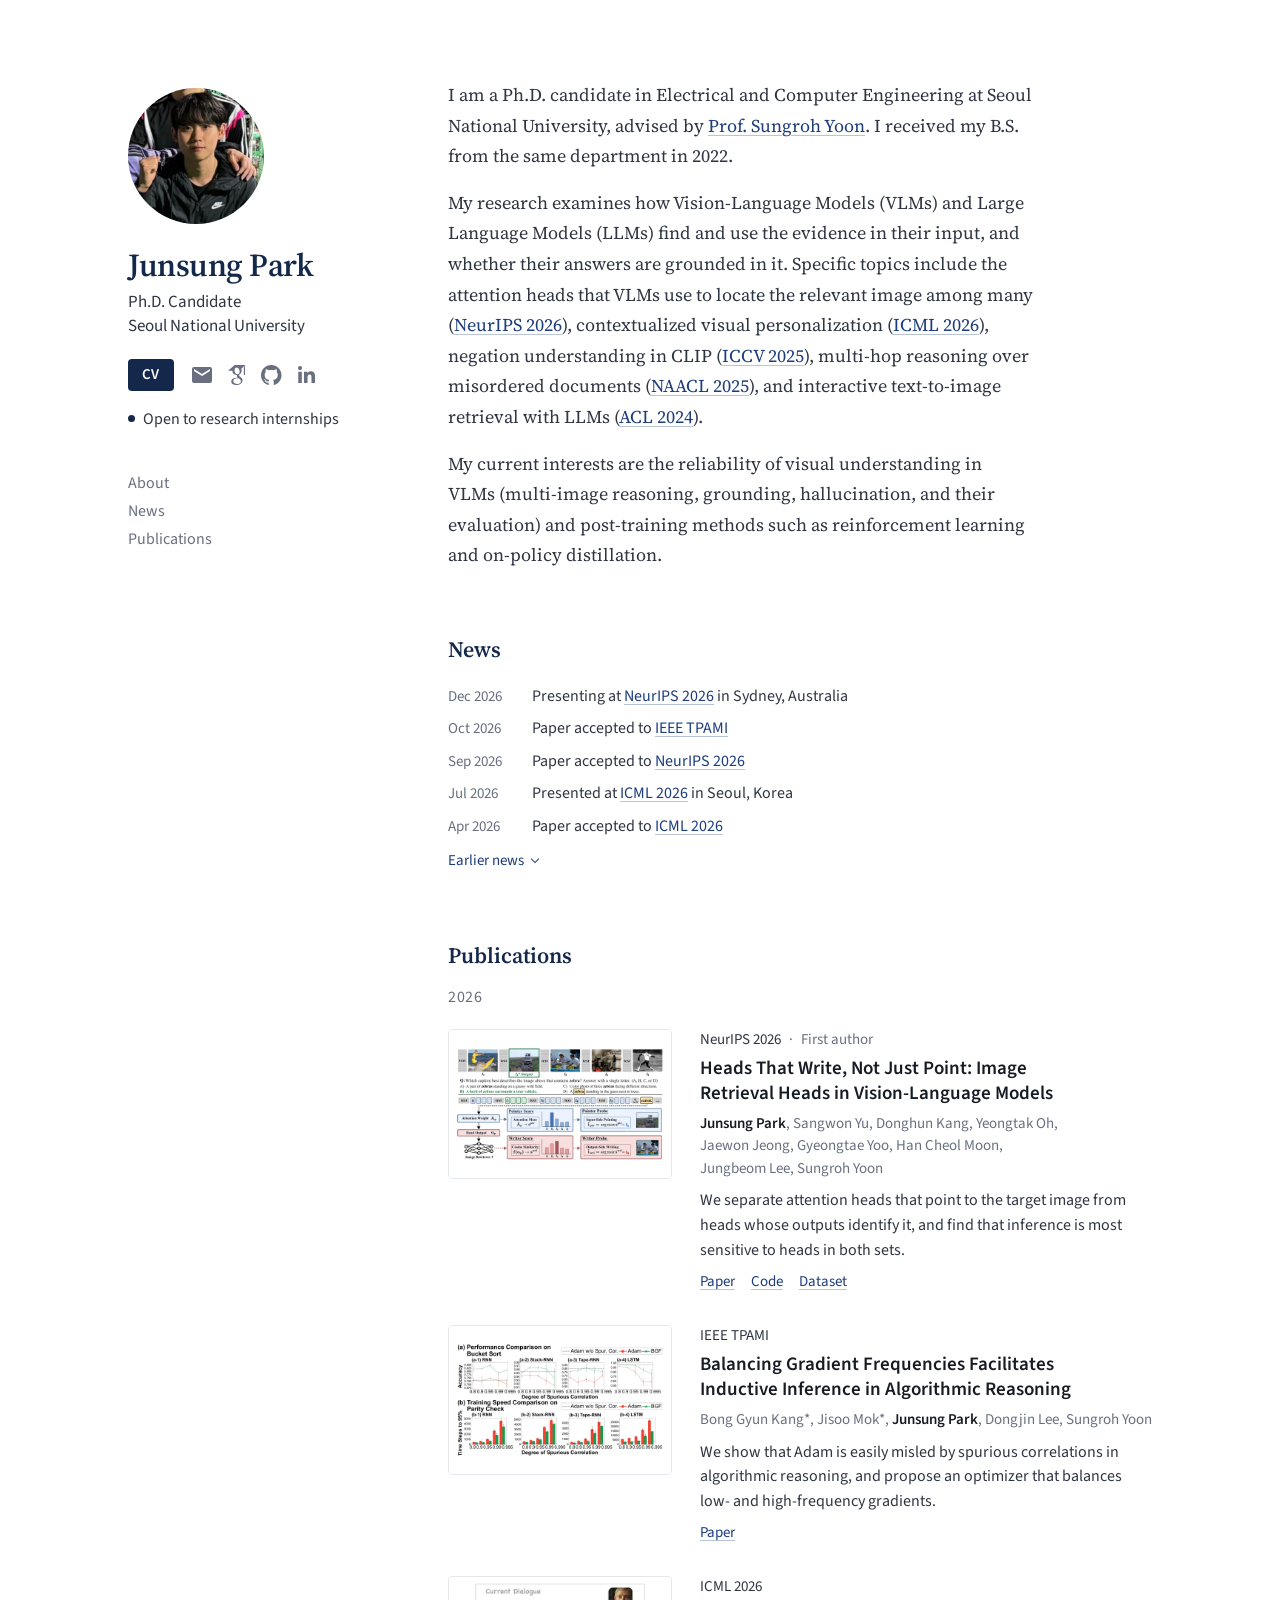
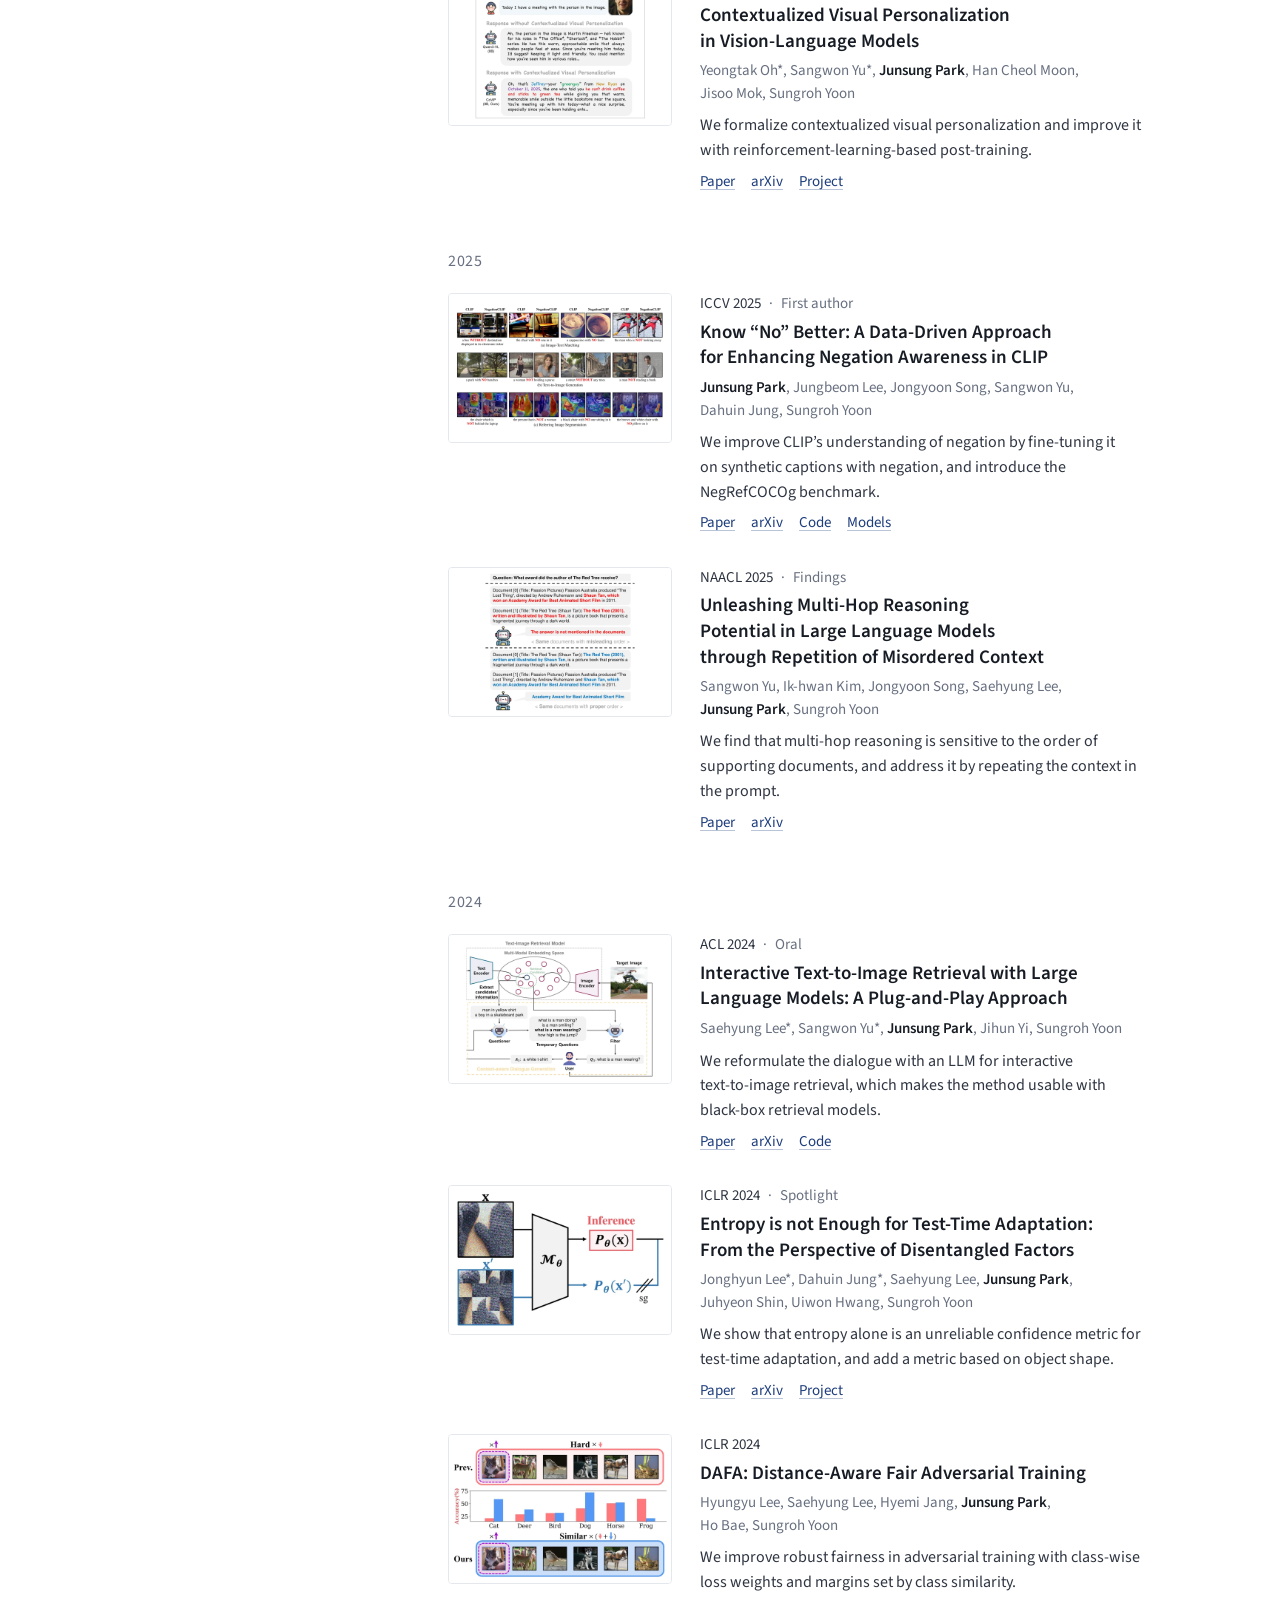
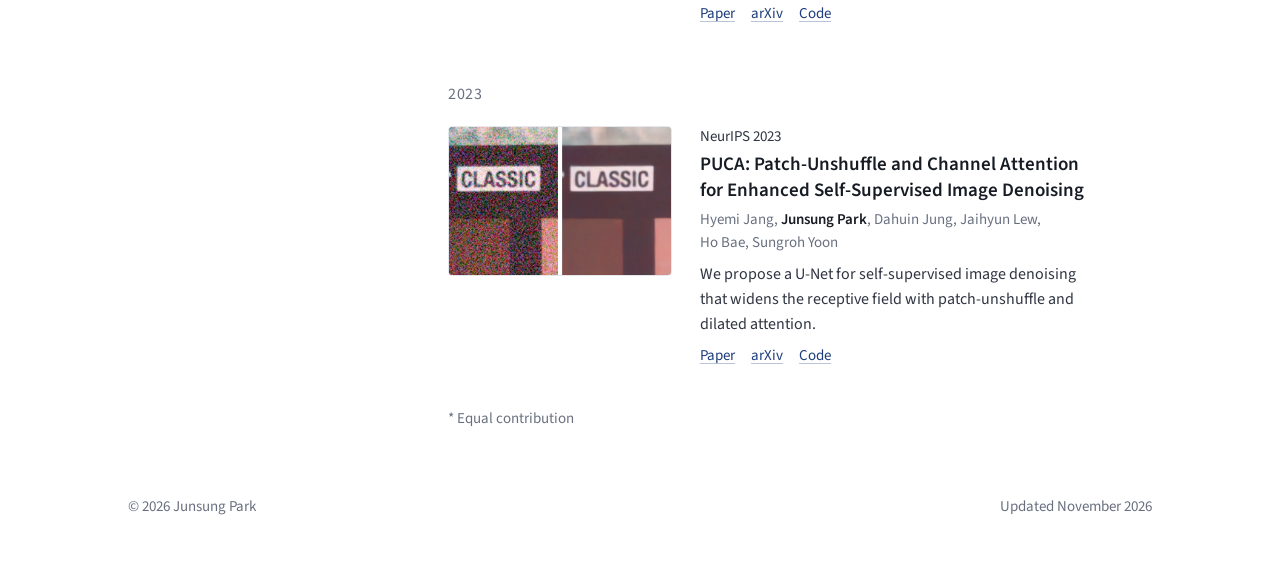
<file: index.html>
<!doctype html>
<html lang="en">
<head>
  <meta charset="utf-8">
  <meta name="viewport" content="width=device-width, initial-scale=1">
  <title>Junsung Park</title>
  <meta name="description" content="Junsung Park is an AI researcher and a Ph.D. candidate in Electrical and Computer Engineering at Seoul National University, working on Vision-Language Models and Large Language Models.">
  <meta name="author" content="Junsung Park">
  <link rel="canonical" href="https://parkquasar.github.io/">
  <meta property="og:type" content="profile">
  <meta property="og:title" content="Junsung Park">
  <meta property="og:description" content="AI researcher and Ph.D. candidate at Seoul National University. Research on Vision-Language Models and Large Language Models.">
  <meta property="og:url" content="https://parkquasar.github.io/">
  <meta property="og:image" content="https://parkquasar.github.io/assets/img/og-card.png?v=b66c181b">
  <meta property="og:image:width" content="1200">
  <meta property="og:image:height" content="630">
  <meta property="og:image:alt" content="Junsung Park, Ph.D. candidate at Seoul National University">
  <meta name="twitter:card" content="summary_large_image">
  <meta name="theme-color" content="#ffffff">
  <link rel="icon" href="favicon.svg?v=b9212a78" type="image/svg+xml">
  <link rel="preload" href="assets/fonts/source-sans-3-latin-wght-normal.woff2" as="font" type="font/woff2" crossorigin>
  <link rel="preload" href="assets/fonts/source-serif-4-latin-opsz-normal.woff2" as="font" type="font/woff2" crossorigin>
  <link rel="stylesheet" href="assets/style.css?v=6062eaad">
  <script type="application/ld+json">
  {
    "@context": "https://schema.org",
    "@type": "Person",
    "name": "Junsung Park",
    "url": "https://parkquasar.github.io/",
    "jobTitle": "Ph.D. Candidate",
    "affiliation": { "@type": "CollegeOrUniversity", "name": "Seoul National University" },
    "sameAs": [
      "https://scholar.google.com/citations?user=PTo1stcAAAAJ",
      "https://github.com/parkquasar",
      "https://www.linkedin.com/in/junsung-park-a59752308/",
      "https://huggingface.co/jerryray",
      "https://openreview.net/profile?id=~Junsung_Park1",
      "https://dblp.org/pid/01/791-1",
      "https://orcid.org/0009-0000-6612-0441",
      "https://www.semanticscholar.org/author/Junsung-Park/2258881923"
    ]
  }
  </script>
</head>
<body id="top">

<div class="wrap page">

  <!-- ===== Profile ===================================================== -->
  <header class="profile" id="about">
    <img class="avatar" src="assets/img/profile.webp?v=77d9572a" width="400" height="400" alt="Portrait of Junsung Park">
    <div class="ident">
      <h1>Junsung Park</h1>
      <p class="role">Ph.D. Candidate</p>
      <p class="dept">Seoul National University</p>
    </div>
    <div class="reach">
      <a class="cv" href="Junsung_Park_CV.pdf?v=1fea61ca">CV</a>
      <ul class="social">
          <li><a class="s-mail" href="mailto:jerryray@snu.ac.kr" aria-label="Email" title="jerryray@snu.ac.kr"><svg viewBox="2 4 20 16" aria-hidden="true"><path fill-rule="evenodd" d="M4 4h16a2 2 0 0 1 2 2v12a2 2 0 0 1-2 2H4a2 2 0 0 1-2-2V6a2 2 0 0 1 2-2zm8 9 8-5V6l-8 5-8-5v2z"/></svg></a></li>
          <li><a class="s-scholar" href="https://scholar.google.com/citations?user=PTo1stcAAAAJ" rel="me" aria-label="Google Scholar" title="Google Scholar"><svg viewBox="20.5 64 343 384.1" aria-hidden="true"><path d="M 343.8,106.7 V 79.4 L 363.5,64 H 149.6 L 20.5,176.3 h 85.7 c -0.2,2.1 -0.2,4 -0.2,6.2 0,20.8 7.2,38.1 21.7,51.9 14.5,13.8 32.3,20.6 53.3,20.6 4.9,0 9.8,-0.4 14.4,-1 -2.9,6.5 -4.4,12.5 -4.4,18.1 0,9.9 4.5,20.4 13.5,31.6 -39.2,2.7 -68.1,9.7 -86.4,21.2 -10.5,6.5 -19,14.7 -25.4,24.5 -6.4,9.9 -9.6,20.5 -9.6,32 0,9.6 2.1,18.3 6.2,26.1 4.2,7.7 9.6,14.1 16.3,19 6.7,5 14.5,9.1 23.2,12.5 8.7,3.3 17.4,5.7 26.1,7.1 8.6,1.3 17.2,2 25.7,2 13.5,0 27,-1.7 40.5,-5.2 13.6,-3.5 26.3,-8.6 38.2,-15.5 11.9,-6.8 21.5,-16.1 28.9,-27.7 7.4,-11.7 11.1,-24.8 11.1,-39.3 0,-11 -2.2,-21 -6.8,-30.1 -4.5,-9.1 -9.9,-16.5 -16.5,-22.3 -6.5,-5.8 -13,-11.2 -19.5,-16 -6.5,-4.8 -12,-9.8 -16.5,-14.8 -4.5,-5 -6.7,-10.1 -6.7,-15 0,-4.9 1.7,-9.7 5.2,-14.3 3.5,-4.6 7.7,-9 12.6,-13.3 4.9,-4.2 9.9,-9 14.8,-14.1 4.9,-5.1 9.1,-11.8 12.6,-20 3.5,-8.2 5.2,-17.4 5.2,-27.8 0,-13.5 -2.5,-24.5 -7.5,-33.3 -0.6,-1 -1.2,-1.8 -1.9,-3 l 56.9,-46.7 v 17.1 c -7.4,0.9 -6.6,5.3 -6.6,10.6 v 128.7 c 0,6 4.9,10.8 10.8,10.8 h 4 c 6,0 10.8,-4.9 10.8,-10.8 V 117.3 c 0,-5.3 0.8,-9.7 -6.6,-10.6 z M 236.4,329.1 c 1.1,0.8 3.7,2.8 7.7,6 4,3.2 6.8,5.7 8.3,7.4 1.4,1.7 3.6,4.2 6.4,7.5 2.8,3.4 4.7,6.3 5.7,8.7 1,2.5 2,5.5 3,8.9 1,3.4 1.5,7 1.5,10.6 0,17 -6.6,29.7 -19.7,37.9 -13.1,8.2 -28.8,12.3 -46.9,12.3 -9.2,0 -18.2,-1.1 -27.1,-3.2 -8.8,-2.1 -17.3,-5.3 -25.4,-9.6 -8.1,-4.3 -14.6,-10.2 -19.5,-17.8 -4.9,-7.6 -7.4,-16.4 -7.4,-26.2 0,-10.3 2.8,-19.3 8.4,-26.9 5.6,-7.6 12.9,-13.4 22,-17.3 9.1,-3.9 18.2,-6.7 27.6,-8.4 9.3,-1.7 18.8,-2.6 28.4,-2.6 4.5,0 7.9,0.3 10.4,0.7 0.5,0.2 3,2.1 7.7,5.6 4.7,3.5 7.6,5.6 8.8,6.4 z m -3.4,-100.6 c -7.4,8.9 -17.7,13.3 -31,13.3 -11.9,0 -22.3,-4.8 -31.3,-14.3 -9,-9.5 -15.4,-20.3 -19.3,-32.4 -3.9,-12.1 -5.9,-24 -5.9,-35.6 0,-13.7 3.6,-25.4 10.8,-35 7.2,-9.6 17.5,-14.5 30.9,-14.5 11.9,0 22.4,5 31.4,15.2 9.1,10.1 15.6,21.4 19.5,34 3.9,12.5 5.9,24.5 5.9,36 0,13.4 -3.7,24.6 -11.1,33.5 z"/></svg></a></li>
          <li><a class="s-github" href="https://github.com/parkquasar" rel="me" aria-label="GitHub" title="GitHub"><svg viewBox="0 0.3 24 23.41" aria-hidden="true"><path d="M12 .297c-6.63 0-12 5.373-12 12 0 5.303 3.438 9.8 8.205 11.385.6.113.82-.258.82-.577 0-.285-.01-1.04-.015-2.04-3.338.724-4.042-1.61-4.042-1.61C4.422 18.07 3.633 17.7 3.633 17.7c-1.087-.744.084-.729.084-.729 1.205.084 1.838 1.236 1.838 1.236 1.07 1.835 2.809 1.305 3.495.998.108-.776.417-1.305.76-1.605-2.665-.3-5.466-1.332-5.466-5.93 0-1.31.465-2.38 1.235-3.22-.135-.303-.54-1.523.105-3.176 0 0 1.005-.322 3.3 1.23.96-.267 1.98-.399 3-.405 1.02.006 2.04.138 3 .405 2.28-1.552 3.285-1.23 3.285-1.23.645 1.653.24 2.873.12 3.176.765.84 1.23 1.91 1.23 3.22 0 4.61-2.805 5.625-5.475 5.92.42.36.81 1.096.81 2.22 0 1.606-.015 2.896-.015 3.286 0 .315.21.69.825.57C20.565 22.092 24 17.592 24 12.297c0-6.627-5.373-12-12-12"/></svg></a></li>
          <li><a class="s-linkedin" href="https://www.linkedin.com/in/junsung-park-a59752308/" rel="me" aria-label="LinkedIn" title="LinkedIn"><svg viewBox="0 0 448 448" aria-hidden="true"><path d="M100.28 448H7.4V148.9h92.88zM53.79 108.1C24.09 108.1 0 83.5 0 53.8a53.79 53.79 0 0 1 107.58 0c0 29.7-24.1 54.3-53.79 54.3zM447.9 448h-92.68V302.4c0-34.7-.7-79.2-48.29-79.2-48.29 0-55.69 37.7-55.69 76.7V448h-92.78V148.9h89.08v40.8h1.3c12.4-23.5 42.69-48.3 87.88-48.3 94 0 111.28 61.9 111.28 142.3V448z"/></svg></a></li>
      </ul>
    </div>
    <p class="status">Open to research internships</p>
    <nav class="toc" aria-label="Sections">
      <a href="#top">About</a>
      <a href="#news">News</a>
      <a href="#publications">Publications</a>
    </nav>
  </header>

  <main>

    <!-- ===== Introduction ============================================== -->
    <section class="sect intro" aria-labelledby="h-about">
      <h2 class="label" id="h-about">About</h2>
      <div class="body bio">
          <p>I am a Ph.D. candidate in Electrical and Computer Engineering at Seoul National University, advised by <a class="nb" href="https://data.snu.ac.kr/">Prof. Sungroh Yoon</a>. I received my B.S. from the same department in 2022.</p>
          <p>My research examines how <span class="nb">Vision-Language</span> Models (VLMs) and Large Language Models (LLMs) find and use the evidence in their input, and whether their answers are grounded in it. Specific topics include the attention heads that VLMs use to locate the relevant image among many <span class="nb">(<a href="#neurips2026">NeurIPS 2026</a>)</span>, contextualized visual personalization <span class="nb">(<a href="#icml2026">ICML 2026</a>)</span>, negation understanding in CLIP <span class="nb">(<a href="#iccv2025">ICCV 2025</a>)</span>, <span class="nb">multi-hop</span> reasoning over misordered documents <span class="nb">(<a href="#naacl2025">NAACL 2025</a>)</span>, and interactive <span class="nb">text-to-image</span> retrieval with <span class="nb">LLMs (<a href="#acl2024">ACL 2024</a>)</span>.</p>
          <p>My current interests are the reliability of visual understanding in VLMs (<span class="nb">multi-image</span> reasoning, grounding, hallucination, and their evaluation) and <span class="nb">post-training</span> methods such as reinforcement learning and <span class="nb">on-policy distillation</span>.</p>
        </div>
    </section>

    <!-- ===== News ====================================================== -->
    <section class="sect" id="news" aria-labelledby="h-news">
      <h2 class="label" id="h-news">News</h2>
      <div class="body">
        <!-- Newest first; the five most recent are shown, the rest sit under "Earlier news".
             When adding an item, move the fifth one down into the second list.
             Venue names use &nbsp; so they stay on one line. -->
        <ul class="news">
            <li><time datetime="2026-12">Dec 2026</time><span>Presenting at <a href="#neurips2026">NeurIPS&nbsp;2026</a> in <span class="nb">Sydney, Australia</span></span></li>
            <li><time datetime="2026-10">Oct 2026</time><span>Paper accepted to <a href="#tpami2026">IEEE&nbsp;TPAMI</a></span></li>
            <li><time datetime="2026-09">Sep 2026</time><span>Paper accepted to <a href="#neurips2026">NeurIPS&nbsp;2026</a></span></li>
            <li><time datetime="2026-07">Jul 2026</time><span>Presented at <a href="#icml2026">ICML&nbsp;2026</a> in <span class="nb">Seoul, Korea</span></span></li>
            <li><time datetime="2026-04">Apr 2026</time><span>Paper accepted to <a href="#icml2026">ICML&nbsp;2026</a></span></li>
        </ul>
        <details class="more">
          <summary>Earlier news</summary>
          <ul class="news">
              <li><time datetime="2025-10">Oct 2025</time><span>Presented at <a href="#iccv2025">ICCV&nbsp;2025</a> in <span class="nb">Honolulu, Hawaii</span></span></li>
              <li><time datetime="2025-06">Jun 2025</time><span>Paper accepted to <a href="#iccv2025">ICCV&nbsp;2025</a></span></li>
              <li><time datetime="2025-01">Jan 2025</time><span>Paper accepted to <span class="nb"><a href="#naacl2025">NAACL&nbsp;2025</a> Findings</span></span></li>
              <li><time datetime="2024-05">May 2024</time><span>Paper accepted to <a href="#acl2024">ACL&nbsp;2024</a> <span class="nb">as an oral</span></span></li>
              <li><time datetime="2024-05">May 2024</time><span>Presented at <a href="#iclr2024">ICLR&nbsp;2024</a> in <span class="nb">Vienna, Austria</span></span></li>
              <li><time datetime="2024-01">Jan 2024</time><span>Two papers accepted to <a href="#iclr2024">ICLR&nbsp;2024</a>, one as a&nbsp;spotlight</span></li>
              <li><time datetime="2023-09">Sep 2023</time><span>Paper accepted to <a href="#neurips2023">NeurIPS&nbsp;2023</a></span></li>
          </ul>
        </details>
      </div>
    </section>

    <!-- ===== Publications ============================================== -->
    <!-- One article.pub per paper, newest first. Mark first authorship with the "First author" tag.
         Each id is also used by links in the introduction and News. Only the first figure loads
         eagerly: when adding a paper at the top, move loading="lazy". -->
    <section class="sect" id="publications" aria-labelledby="h-pubs">
      <h2 class="label" id="h-pubs">Publications</h2>
      <div class="body">
        <h3 class="year">2026</h3>

    <article class="pub" id="neurips2026">
      <a class="thumb" href="assets/img/heads-full.webp?v=462a0821"><img src="assets/img/thumbs/heads.webp?v=ad514b74" width="1200" height="800" alt="Figure 1 of the paper: a multi-image question, the pointer score computed from a head's attention, and the writer score computed from the head's output. Opens the full-size figure."></a>
      <div class="text">
        <div class="head">
          <div class="meta"><span class="venue">NeurIPS 2026</span><span class="tag first">First author</span></div>
          <h4><a href="https://arxiv.org/abs/2611.04903">Heads That Write, Not Just Point: Image Retrieval Heads in <span class="nb">Vision-Language</span> Models</a></h4>
          <p class="authors"><span class="me">Junsung Park</span>, <span class="nb">Sangwon Yu</span>, <span class="nb">Donghun Kang</span>, <span class="nb">Yeongtak Oh</span>, <span class="nb">Jaewon Jeong</span>, <span class="nb">Gyeongtae Yoo</span>, <span class="nb">Han Cheol Moon</span>, <span class="nb">Jungbeom Lee</span>, <span class="nb">Sungroh Yoon</span></p>
        </div>
        <p class="desc">We separate attention heads that point to the target image from heads whose outputs identify it, and find that inference is most sensitive to heads in both sets.</p>
      </div>
      <ul class="links"><li><a href="https://arxiv.org/abs/2611.04903">Paper</a></li><li><a href="https://github.com/parkquasar/Image-Retrieval-Heads">Code</a></li><li><a href="https://huggingface.co/datasets/jerryray/ICIR-MCQ">Dataset</a></li></ul>
    </article>
    <article class="pub" id="tpami2026">
      <a class="thumb" href="assets/img/bgf-full.webp?v=97511fa3"><img src="assets/img/thumbs/bgf.webp?v=59df7a80" width="1200" height="800" loading="lazy" alt="Figure 1 of the paper: accuracy and training speed of Adam and the proposed optimizer as spurious correlation increases. Opens the full-size figure."></a>
      <div class="text">
        <div class="head">
          <div class="meta"><span class="venue">IEEE TPAMI</span></div>
          <h4><a href="https://ieeexplore.ieee.org/document/11734045">Balancing Gradient Frequencies Facilitates Inductive Inference in Algorithmic Reasoning</a></h4>
          <p class="authors"><span class="nb">Bong Gyun Kang*</span>, <span class="nb">Jisoo Mok*</span>, <span class="me">Junsung Park</span>, <span class="nb">Dongjin Lee</span>, <span class="nb">Sungroh Yoon</span></p>
        </div>
        <p class="desc">We show that Adam is easily misled by spurious correlations in algorithmic reasoning, and propose an optimizer that balances low- and <span class="nb">high-frequency</span> gradients.</p>
      </div>
      <ul class="links"><li><a href="https://ieeexplore.ieee.org/document/11734045">Paper</a></li></ul>
    </article>
    <article class="pub" id="icml2026">
      <a class="thumb" href="assets/img/covip-full.webp?v=4ab65956"><img src="assets/img/thumbs/covip.webp?v=28166808" width="1200" height="800" loading="lazy" alt="Part of Figure 1 of the paper: a vision-language model answering about a new image with and without contextualized visual personalization. Opens the full-size figure."></a>
      <div class="text">
        <div class="head">
          <div class="meta"><span class="venue">ICML 2026</span></div>
          <h4><a href="https://proceedings.mlr.press/v306/oh26c.html">Contextualized Visual Personalization in <span class="nb">Vision-Language</span> Models</a></h4>
          <p class="authors"><span class="nb">Yeongtak Oh*</span>, <span class="nb">Sangwon Yu*</span>, <span class="me">Junsung Park</span>, <span class="nb">Han Cheol Moon</span>, <span class="nb">Jisoo Mok</span>, <span class="nb">Sungroh Yoon</span></p>
        </div>
        <p class="desc">We formalize contextualized visual personalization and improve it with reinforcement-learning-based <span class="nb">post-training</span>.</p>
      </div>
      <ul class="links"><li><a href="https://proceedings.mlr.press/v306/oh26c.html">Paper</a></li><li><a href="https://arxiv.org/abs/2602.03454">arXiv</a></li><li><a href="https://oyt9306.github.io/covip.github.io/">Project</a></li></ul>
    </article>

    <h3 class="year">2025</h3>

    <article class="pub" id="iccv2025">
      <a class="thumb" href="assets/img/negationclip-full.webp?v=5c2f1232"><img src="assets/img/thumbs/negationclip.webp?v=b957e95a" width="1200" height="800" loading="lazy" alt="Figure 1 of the paper: CLIP and NegationCLIP on image-text matching, text-to-image generation, and referring image segmentation with negated prompts. Opens the full-size figure."></a>
      <div class="text">
        <div class="head">
          <div class="meta"><span class="venue">ICCV 2025</span><span class="tag first">First author</span></div>
          <h4><a href="https://openaccess.thecvf.com/content/ICCV2025/html/Park_Know_No_Better_A_Data-Driven_Approach_for_Enhancing_Negation_Awareness_ICCV_2025_paper.html">Know &ldquo;No&rdquo; Better: A <span class="nb">Data-Driven</span> Approach for Enhancing Negation Awareness in CLIP</a></h4>
          <p class="authors"><span class="me">Junsung Park</span>, <span class="nb">Jungbeom Lee</span>, <span class="nb">Jongyoon Song</span>, <span class="nb">Sangwon Yu</span>, <span class="nb">Dahuin Jung</span>, <span class="nb">Sungroh Yoon</span></p>
        </div>
        <p class="desc">We improve CLIP&rsquo;s understanding of negation by <span class="nb">fine-tuning</span> it on synthetic captions with negation, and introduce the NegRefCOCOg benchmark.</p>
      </div>
      <ul class="links"><li><a href="https://openaccess.thecvf.com/content/ICCV2025/html/Park_Know_No_Better_A_Data-Driven_Approach_for_Enhancing_Negation_Awareness_ICCV_2025_paper.html">Paper</a></li><li><a href="https://arxiv.org/abs/2501.10913">arXiv</a></li><li><a href="https://github.com/parkquasar/NegationCLIP">Code</a></li><li><a href="https://huggingface.co/jerryray/negationclip">Models</a></li></ul>
    </article>
    <article class="pub" id="naacl2025">
      <a class="thumb" href="assets/img/core-full.webp?v=f82b4dc2"><img src="assets/img/thumbs/core.webp?v=36ff3db3" width="1200" height="800" loading="lazy" alt="Figure 1 of the paper: the same supporting documents lead to a wrong answer in a misleading order and to the right answer in the proper order. Opens the full-size figure."></a>
      <div class="text">
        <div class="head">
          <div class="meta"><span class="venue">NAACL 2025</span><span class="tag">Findings</span></div>
          <h4><a href="https://aclanthology.org/2025.findings-naacl.360/">Unleashing <span class="nb">Multi-Hop</span> Reasoning Potential in Large Language Models through Repetition of Misordered Context</a></h4>
          <p class="authors"><span class="nb">Sangwon Yu</span>, <span class="nb">Ik-hwan Kim</span>, <span class="nb">Jongyoon Song</span>, <span class="nb">Saehyung Lee</span>, <span class="me">Junsung Park</span>, <span class="nb">Sungroh Yoon</span></p>
        </div>
        <p class="desc">We find that <span class="nb">multi-hop</span> reasoning is sensitive to the order of supporting documents, and address it by repeating the context in the prompt.</p>
      </div>
      <ul class="links"><li><a href="https://aclanthology.org/2025.findings-naacl.360/">Paper</a></li><li><a href="https://arxiv.org/abs/2410.07103">arXiv</a></li></ul>
    </article>

    <h3 class="year">2024</h3>

    <article class="pub" id="acl2024">
      <a class="thumb" href="assets/img/plugir-full.webp?v=d1bf8436"><img src="assets/img/thumbs/plugir.webp?v=e38c207f" width="1200" height="800" loading="lazy" alt="Part of Figure 1 of the paper: the PlugIR framework, in which an LLM reformulates the dialogue and asks questions to refine retrieval. Opens the full-size figure."></a>
      <div class="text">
        <div class="head">
          <div class="meta"><span class="venue">ACL 2024</span><span class="tag honor">Oral</span></div>
          <h4><a href="https://aclanthology.org/2024.acl-long.46/">Interactive <span class="nb">Text-to-Image</span> Retrieval with Large Language Models: A <span class="nb">Plug-and-Play</span> Approach</a></h4>
          <p class="authors"><span class="nb">Saehyung Lee*</span>, <span class="nb">Sangwon Yu*</span>, <span class="me">Junsung Park</span>, <span class="nb">Jihun Yi</span>, <span class="nb">Sungroh Yoon</span></p>
        </div>
        <p class="desc">We reformulate the dialogue with an LLM for interactive <span class="nb">text-to-image</span> retrieval, which makes the method usable with <span class="nb">black-box</span> retrieval models.</p>
      </div>
      <ul class="links"><li><a href="https://aclanthology.org/2024.acl-long.46/">Paper</a></li><li><a href="https://arxiv.org/abs/2406.03411">arXiv</a></li><li><a href="https://github.com/Saehyung-Lee/PlugIR">Code</a></li></ul>
    </article>
    <article class="pub" id="iclr2024">
      <a class="thumb" href="assets/img/deyo-full.webp?v=2c50f9b2"><img src="assets/img/thumbs/deyo.webp?v=30e703da" width="1200" height="800" loading="lazy" alt="Part of Figure 4 of the paper, the method overview: an image and its patch-shuffled version go through the model, and the method compares the two predictions. Opens the full-size figure."></a>
      <div class="text">
        <div class="head">
          <div class="meta"><span class="venue">ICLR 2024</span><span class="tag honor">Spotlight</span></div>
          <h4><a href="https://proceedings.iclr.cc/paper_files/paper/2024/hash/cd0665986c1e9c15f6569ac944bcf88a-Abstract-Conference.html">Entropy is not Enough for <span class="nb">Test-Time</span> Adaptation: From the Perspective of Disentangled Factors</a></h4>
          <p class="authors"><span class="nb">Jonghyun Lee*</span>, <span class="nb">Dahuin Jung*</span>, <span class="nb">Saehyung Lee</span>, <span class="me">Junsung Park</span>, <span class="nb">Juhyeon Shin</span>, <span class="nb">Uiwon Hwang</span>, <span class="nb">Sungroh Yoon</span></p>
        </div>
        <p class="desc">We show that entropy alone is an unreliable confidence metric for <span class="nb">test-time</span> adaptation, and add a metric based on object shape.</p>
      </div>
      <ul class="links"><li><a href="https://proceedings.iclr.cc/paper_files/paper/2024/hash/cd0665986c1e9c15f6569ac944bcf88a-Abstract-Conference.html">Paper</a></li><li><a href="https://arxiv.org/abs/2403.07366">arXiv</a></li><li><a href="https://whitesnowdrop.github.io/DeYO/">Project</a></li></ul>
    </article>
    <article class="pub" id="iclr2024-dafa">
      <a class="thumb" href="assets/img/dafa-full.webp?v=72c06c72"><img src="assets/img/thumbs/dafa.webp?v=9e76c687" width="1200" height="800" loading="lazy" alt="Part of Figure 1 of the paper: a previous approach and DAFA compared on similar classes. Opens the full-size figure."></a>
      <div class="text">
        <div class="head">
          <div class="meta"><span class="venue">ICLR 2024</span></div>
          <h4><a href="https://proceedings.iclr.cc/paper_files/paper/2024/hash/7bd4a7d0e6773072c2e3c77b11d93065-Abstract-Conference.html">DAFA: <span class="nb">Distance-Aware</span> Fair Adversarial Training</a></h4>
          <p class="authors"><span class="nb">Hyungyu Lee</span>, <span class="nb">Saehyung Lee</span>, <span class="nb">Hyemi Jang</span>, <span class="me">Junsung Park</span>, <span class="nb">Ho Bae</span>, <span class="nb">Sungroh Yoon</span></p>
        </div>
        <p class="desc">We improve robust fairness in adversarial training with <span class="nb">class-wise</span> loss weights and margins set by class similarity.</p>
      </div>
      <ul class="links"><li><a href="https://proceedings.iclr.cc/paper_files/paper/2024/hash/7bd4a7d0e6773072c2e3c77b11d93065-Abstract-Conference.html">Paper</a></li><li><a href="https://arxiv.org/abs/2401.12532">arXiv</a></li><li><a href="https://github.com/rucy74/DAFA">Code</a></li></ul>
    </article>

    <h3 class="year">2023</h3>

    <article class="pub" id="neurips2023">
      <a class="thumb" href="assets/img/puca-full.webp?v=56450649"><img src="assets/img/thumbs/puca.webp?v=5a33efac" width="1200" height="800" loading="lazy" alt="A noisy image crop and the same crop denoised by PUCA. Opens the full-size figure."></a>
      <div class="text">
        <div class="head">
          <div class="meta"><span class="venue">NeurIPS 2023</span></div>
          <h4><a href="https://proceedings.neurips.cc/paper_files/paper/2023/hash/3d226fb8fbd6ee6ec70d0427f1319707-Abstract-Conference.html">PUCA: <span class="nb">Patch-Unshuffle</span> and Channel Attention for Enhanced <span class="nb">Self-Supervised</span> Image&nbsp;Denoising</a></h4>
          <p class="authors"><span class="nb">Hyemi Jang</span>, <span class="me">Junsung Park</span>, <span class="nb">Dahuin Jung</span>, <span class="nb">Jaihyun Lew</span>, <span class="nb">Ho Bae</span>, <span class="nb">Sungroh Yoon</span></p>
        </div>
        <p class="desc">We propose a <span class="nb">U-Net</span> for <span class="nb">self-supervised</span> image denoising that widens the receptive field with <span class="nb">patch-unshuffle</span> and dilated attention.</p>
      </div>
      <ul class="links"><li><a href="https://proceedings.neurips.cc/paper_files/paper/2023/hash/3d226fb8fbd6ee6ec70d0427f1319707-Abstract-Conference.html">Paper</a></li><li><a href="https://arxiv.org/abs/2310.10088">arXiv</a></li><li><a href="https://github.com/HyemiEsme/PUCA">Code</a></li></ul>
    </article>
        <p class="legend">* Equal contribution</p>
      </div>
    </section>

  </main>
</div>

<footer>
  <div class="wrap">
    <span>&copy; 2026 Junsung Park</span>
    <span>Updated November 2026</span>
  </div>
</footer>

</body>
</html>
</file>
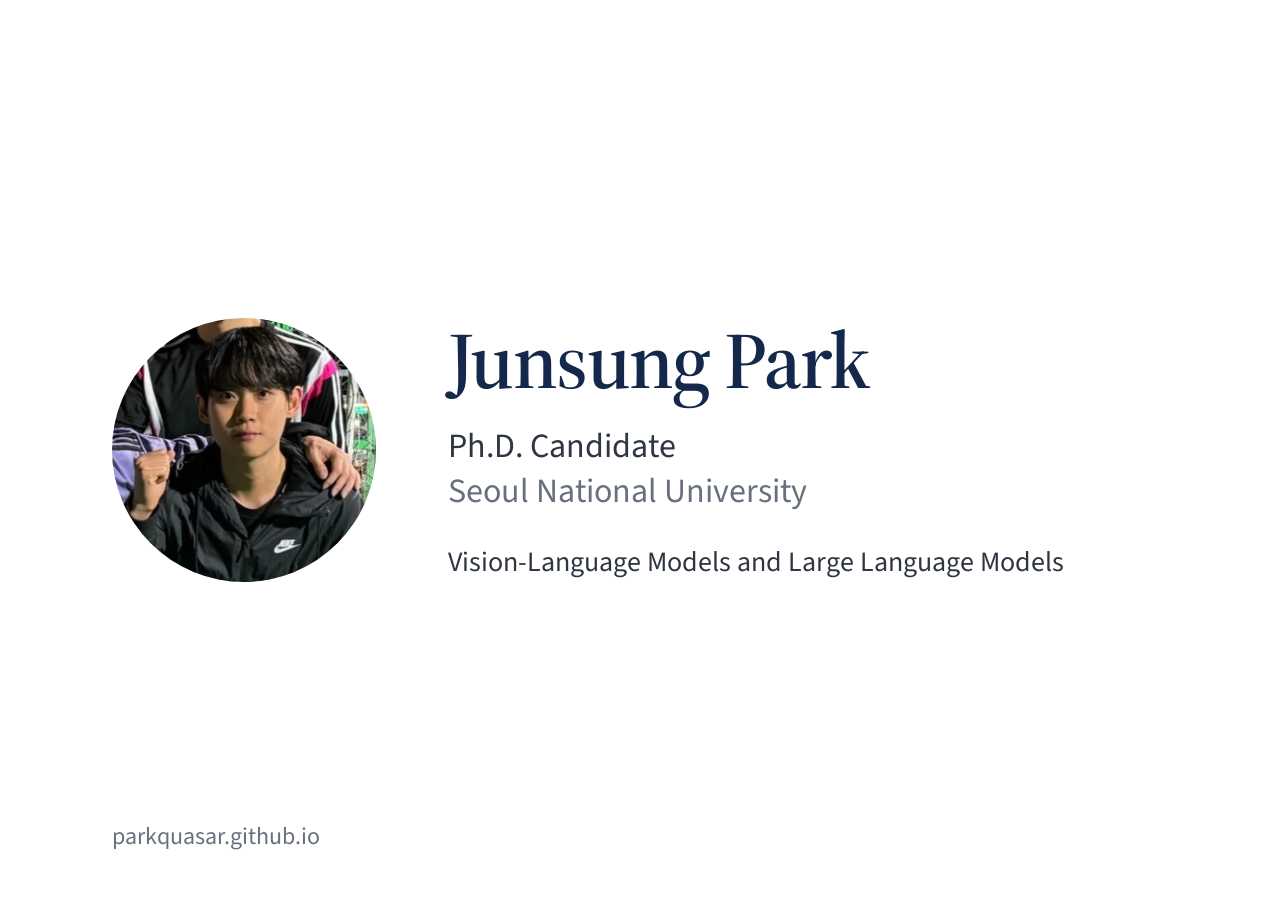
<file: tools/og-card.html>
<!doctype html><html><head><meta charset="utf-8">
<!-- Link preview card (assets/img/og-card.png), 1200 x 630. Render it in an exact 1200 x 630 frame
     (e.g. an iframe in headless Chrome) from the repository root, then run tools/stamp_assets.py. -->
<base href="../">
<link rel="stylesheet" href="assets/style.css">
<style>
html,body{margin:0;width:1200px;height:630px;overflow:hidden;background:#fff}
.c{position:absolute;left:112px;right:112px;top:0;bottom:0;display:flex;align-items:center;gap:72px}
.c img{width:264px;height:264px;border-radius:50%;object-fit:cover;flex:none}
h1{margin:0;color:var(--navy);font-family:var(--serif);font-size:80px;font-weight:600;line-height:1.05;letter-spacing:-.02em}
.r{margin-top:22px;color:var(--text);font-size:34px;line-height:1.35}
.d{color:var(--muted);font-size:34px;line-height:1.35}
.t{margin-top:28px;color:var(--text);font-size:28px;line-height:1.4}
.u{position:absolute;left:112px;bottom:44px;color:var(--muted);font-size:24px}
</style></head><body>
<div class="c"><img src="assets/img/profile.webp" alt="">
<div><h1>Junsung Park</h1>
<div class="r">Ph.D. Candidate</div>
<div class="d">Seoul National University</div>
<div class="t">Vision-Language Models and Large Language Models</div></div></div>
<div class="u">parkquasar.github.io</div>
</body></html>
</file>
<file: assets/style.css>
/* Junsung Park, personal page. Plain CSS, no build step.

   Layout: from 1120px the profile is a sticky column at the left and everything else is one
   column at the right (introduction, News, Publications). Below that the profile is a header
   above the same column.
   Type: Source Serif 4 for the name, section labels and introduction; Source Sans 3 for the rest.
   Colour: ink and greys on white, with navy as the one accent (name, labels, links, CV button).
   Weight: 600 only for the name, section labels, paper titles, my name in author lists and the
   CV button. No boxes, rules, shadows or badges apart from the CV button and the figure frames.
   Note: .wrap carries the side padding and is combined with other classes, so those classes
   must set padding-top / padding-bottom only, never the padding shorthand. */

@font-face {
  font-family: "Source Sans 3";
  font-style: normal;
  font-weight: 200 900;
  font-display: swap;
  src: url("fonts/source-sans-3-latin-wght-normal.woff2") format("woff2");
}
@font-face {
  font-family: "Source Sans 3";
  font-style: italic;
  font-weight: 200 900;
  font-display: swap;
  src: url("fonts/source-sans-3-latin-wght-italic.woff2") format("woff2");
}
@font-face {
  font-family: "Source Serif 4";
  font-style: normal;
  font-weight: 200 900;
  font-display: swap;
  src: url("fonts/source-serif-4-latin-opsz-normal.woff2") format("woff2");
}

:root {
  --navy: #14284b;
  --link: #1d3d7c;
  --link-line: #b9c4d8;

  --page: #ffffff;
  --soft: #f5f6f8;     /* highlight wash and image placeholder */
  --line: #e4e7ec;

  --ink: #161b24;
  --text: #2f3542;
  --muted: #687080;

  --serif: "Source Serif 4", "Source Serif Pro", Georgia, "Times New Roman", serif;
  --sans: "Source Sans 3", "Source Sans Pro", system-ui, -apple-system, "Segoe UI", Roboto, "Helvetica Neue", Arial, sans-serif;
  color-scheme: light;
}

*,
*::before,
*::after { box-sizing: border-box; }

html { -webkit-text-size-adjust: 100%; text-size-adjust: 100%; scroll-behavior: smooth; }

body {
  margin: 0;
  background: var(--page);
  color: var(--text);
  font-family: var(--sans);
  font-size: 1.0625rem;
  line-height: 1.6;
  font-optical-sizing: auto;
  -webkit-font-smoothing: antialiased;
  text-rendering: optimizeLegibility;
}

h1, h2, h3, h4, p, ul { margin: 0; padding: 0; }
ul { list-style: none; }
img { display: block; max-width: 100%; }
a { color: inherit; text-decoration: none; }
a:focus-visible { outline: 2px solid var(--navy); outline-offset: 3px; border-radius: 3px; }
::selection { background: #dfe5f0; }
.nb { white-space: nowrap; }
[id] { scroll-margin-top: 2rem; }

/* 67rem: the 15rem profile column, 5rem gap and 44rem content column, plus the side padding. */
.wrap { max-width: 67rem; margin: 0 auto; padding-left: 1.5rem; padding-right: 1.5rem; }

/* Links in running text: navy with a light underline that darkens on hover. */
.bio a,
.news a,
.links a {
  color: var(--link);
  text-decoration: underline;
  text-decoration-color: var(--link-line);
  text-decoration-thickness: 1px;
  text-underline-offset: 3px;
  transition: text-decoration-color 0.15s ease;
}
.bio a:hover,
.news a:hover,
.links a:hover { text-decoration-color: currentColor; }

/* ---- Profile ------------------------------------------------------- */
.avatar { width: 8.5rem; height: 8.5rem; border-radius: 50%; background: var(--soft); object-fit: cover; }
h1 {
  color: var(--navy);
  font-family: var(--serif);
  font-size: 2rem;
  font-weight: 600;
  line-height: 1.1;
  letter-spacing: -0.015em;
}
.role { margin-top: 0.5rem; font-size: 1.0625rem; line-height: 1.4; }
.dept { font-size: 1.0625rem; line-height: 1.4; }

/* The CV button first, then the profile marks, all on one centre line. Each mark's viewBox is
   cropped to its drawing, so the sizes below are drawn sizes: 20px tall (the envelope 20 x 16,
   LinkedIn 17, which reads as large as the round marks). With equal padding on every link the
   marks are 16px apart, and 18px from the button. */
.reach { display: flex; flex-wrap: wrap; align-items: center; gap: 0.75rem; }
.cv {
  display: inline-flex;
  align-items: center;
  height: 2rem;
  padding: 0 0.875rem;
  border-radius: 4px;
  background: var(--navy);
  color: #fff;
  font-size: 0.9375rem;
  font-weight: 600;
  letter-spacing: 0.02em;
  transition: background-color 0.15s ease;
}
.cv:hover { background: var(--link); }
.social { display: flex; align-items: center; gap: 0.25rem; }
.social a { display: flex; align-items: center; height: 2rem; padding: 0 0.375rem; color: var(--muted); transition: color 0.15s ease; }
.social a:hover { color: var(--navy); }
.social svg { display: block; fill: currentColor; }
.s-mail svg { width: 1.25rem; height: 1rem; }
.s-scholar svg { width: 1.1163rem; height: 1.25rem; }
.s-github svg { width: 1.2815rem; height: 1.25rem; }
.s-linkedin svg { width: 1.0625rem; height: 1.0625rem; }

.status { display: flex; align-items: center; gap: 0.5rem; font-size: 1rem; line-height: 1.5; }
.status::before { content: ""; flex: none; width: 0.4375rem; height: 0.4375rem; border-radius: 50%; background: var(--navy); }

/* Section links under the status; shown only when the profile is a sticky column. */
.toc { display: none; }

/* ---- Sections ------------------------------------------------------ */
.sect + .sect { margin-top: 4rem; }
.label {
  margin-bottom: 1rem;
  color: var(--navy);
  font-family: var(--serif);
  font-size: 1.375rem;
  font-weight: 600;
  line-height: 1.3;
}
/* The introduction comes straight after the name, so its label is for screen readers only. */
.intro > .label { position: absolute; width: 1px; height: 1px; margin: 0; overflow: hidden; clip-path: inset(50%); white-space: nowrap; }

.bio { max-width: 38rem; } /* about 70 characters a line */
.bio p { font-family: var(--serif); font-size: 1.125rem; line-height: 1.7; text-wrap: pretty; }
.bio p + p { margin-top: 1rem; }

.news li {
  display: grid;
  grid-template-columns: 4.25rem minmax(0, 1fr);
  column-gap: 1rem;
  align-items: baseline;
  padding: 0.25rem 0;
  font-size: 1rem;
  line-height: 1.5;
}
.news time { color: var(--muted); font-size: 0.9375rem; font-variant-numeric: tabular-nums; white-space: nowrap; }

/* Older news behind a disclosure (no script): a small navy link with a chevron that turns. */
.more { margin-top: 0.25rem; }
.more > summary {
  display: inline-flex;
  align-items: center;
  gap: 0.5rem;
  padding: 0.25rem 0;
  color: var(--link);
  font-size: 0.9375rem;
  line-height: 1.5;
  list-style: none;
  cursor: pointer;
}
.more > summary::-webkit-details-marker { display: none; }
.more > summary::after {
  content: "";
  width: 0.375rem;
  height: 0.375rem;
  border-right: 1.5px solid currentColor;
  border-bottom: 1.5px solid currentColor;
  transform: translateY(-0.125rem) rotate(45deg);
  transition: transform 0.15s ease;
}
.more[open] > summary::after { transform: translateY(0.125rem) rotate(-135deg); }
.more > summary:hover { text-decoration: underline; text-decoration-thickness: 1px; text-underline-offset: 3px; }
.more > summary:focus-visible { outline: 2px solid var(--navy); outline-offset: 3px; border-radius: 3px; }
.more[open] > summary { margin-bottom: 0.25rem; }

/* ---- Publications -------------------------------------------------- */
.year {
  margin: 2.5rem 0 0.25rem;
  color: var(--muted);
  font-size: 1rem;
  font-weight: 400;
  font-variant-numeric: tabular-nums;
  letter-spacing: 0.04em;
  line-height: 1.5;
}
.body > .year:first-child { margin-top: 0.5rem; }
.legend { margin-top: 1.5rem; color: var(--muted); font-size: 0.9375rem; }

/* Each paper is a row: figure | text, with the links under the text. All figures are 3:2
   (assets/img/thumbs); they open the full-size figure. */
.pub {
  display: grid;
  grid-template-columns: 14rem minmax(0, 1fr);
  grid-template-areas: "fig text" "fig links";
  grid-template-rows: auto 1fr;
  column-gap: 1.75rem;
  align-items: start;
  padding: 1rem 0;
}
.pub > .thumb { grid-area: fig; }
.pub > .text { grid-area: text; }
.pub > .links { grid-area: links; }
.pub:not(:has(> .thumb)) { grid-template-columns: minmax(0, 1fr); grid-template-areas: "text" "links"; } /* a paper without a figure */
/* A paper reached from a link in the introduction or News gets a light wash: the one deliberate box. */
.pub:target { border-radius: 6px; background: var(--soft); box-shadow: 0 0 0 0.75rem var(--soft); }

.thumb { display: block; overflow: hidden; border: 1px solid var(--line); border-radius: 4px; background: #fff; cursor: zoom-in; transition: border-color 0.15s ease; }
.thumb img { width: 100%; height: auto; aspect-ratio: 3 / 2; object-fit: cover; }
a.thumb:hover { border-color: var(--link-line); }

/* Venue, then any note (first author, oral, findings), as plain text divided by dots. */
.meta { display: flex; flex-wrap: wrap; align-items: baseline; gap: 0 0.5rem; color: var(--muted); font-size: 0.9375rem; line-height: 1.5; }
.venue { color: var(--text); }
.tag::before { content: "\00b7"; content: "\00b7" / ""; margin-right: 0.5rem; } /* the dot is not read aloud */

.pub h4 { margin-top: 0.25rem; color: var(--ink); font-size: 1.1875rem; font-weight: 600; line-height: 1.35; text-wrap: balance; }
.pub h4 a { transition: color 0.15s ease; }
.pub h4 a:hover { color: var(--link); }
.authors { margin-top: 0.375rem; color: var(--muted); font-size: 0.9375rem; line-height: 1.5; text-wrap: pretty; }
.authors .me { color: var(--ink); font-weight: 600; white-space: nowrap; }
.desc { margin-top: 0.5rem; font-size: 1rem; line-height: 1.55; text-wrap: pretty; }
.links { display: flex; flex-wrap: wrap; gap: 0.25rem 1rem; margin-top: 0.5rem; font-size: 0.9375rem; line-height: 1.5; }

/* ---- Footer -------------------------------------------------------- */
footer { color: var(--muted); font-size: 0.9375rem; }
footer .wrap { display: flex; flex-wrap: wrap; justify-content: space-between; gap: 0.25rem 1.5rem; padding-top: 4rem; padding-bottom: 3rem; }

/* ---- From 1120px: the profile in a sticky column ------------------- */
@media (min-width: 70rem) {
  .page { display: grid; grid-template-columns: 15rem minmax(0, 44rem); column-gap: 5rem; }
  .profile { position: sticky; top: 0; align-self: start; padding-top: 5.5rem; } /* photo top level with the introduction's first capitals */
  .ident { margin-top: 1.5rem; }
  .reach { margin-top: 1.25rem; }
  .status { margin-top: 1rem; }
  .toc { display: flex; flex-direction: column; align-items: flex-start; gap: 0.25rem; margin-top: 2.5rem; }
  .toc a { color: var(--muted); font-size: 1rem; line-height: 1.5; transition: color 0.15s ease; }
  .toc a:hover { color: var(--navy); }
  main { padding-top: 5rem; }
}

/* ---- Below 1120px: the profile as a header above one column -------- */
@media (max-width: 69.98rem) {
  .profile { display: grid; grid-template-columns: auto minmax(0, 1fr); column-gap: 1.75rem; align-items: center; padding-top: 4rem; }
  .avatar { grid-row: 1 / span 3; width: 8rem; height: 8rem; }
  .ident, .reach, .status { grid-column: 2; }
  .reach { margin-top: 0.875rem; }
  .status { margin-top: 0.625rem; }
  main { padding-top: 3rem; }
}
@media (min-width: 48rem) and (max-width: 69.98rem) {
  .wrap { max-width: 48rem; } /* page and footer: one 720px column */
}

/* ---- Below 768px ---------------------------------------------------- */
@media (max-width: 47.98rem) {
  .wrap { padding-left: 1.25rem; padding-right: 1.25rem; }
  .profile { column-gap: 1.25rem; padding-top: 2.5rem; }
  .avatar { width: 7rem; height: 7rem; }
  .reach { margin-top: 0.75rem; }
  .status { margin-top: 0.5rem; }
  main { padding-top: 2.5rem; }
  .sect + .sect { margin-top: 3rem; }
  .label { margin-bottom: 0.75rem; }
  .bio { max-width: 36rem; }
  .bio p { font-size: 1.0625rem; text-wrap: wrap; } /* "pretty" leaves ragged last lines at this width */
}
/* 480 to 767px: a smaller figure beside the text. */
@media (min-width: 30rem) and (max-width: 47.98rem) {
  .pub { grid-template-columns: 10rem minmax(0, 1fr); column-gap: 1.25rem; }
}
/* Below 480px: the CV button, marks and status under the photo row; the figure above the text. */
@media (max-width: 29.98rem) {
  .avatar { grid-row: 1; width: 5.5rem; height: 5.5rem; }
  .reach, .status { grid-column: 1 / -1; }
  .reach { margin-top: 1.25rem; }
  h1 { font-size: 1.875rem; }
  .pub { grid-template-columns: minmax(0, 1fr); grid-template-areas: "fig" "text" "links"; grid-template-rows: auto; padding: 1.25rem 0; }
  .pub > .thumb { margin-bottom: 1rem; }
}
@media (max-width: 22rem) { /* very narrow phones: "Seoul National University" stays on one line */
  .profile { column-gap: 1rem; }
  .avatar { width: 4.5rem; height: 4.5rem; }
  h1 { font-size: 1.75rem; }
  .reach { gap: 0.5rem; }
}

/* Short windows: the sticky profile would not fit, so it scrolls with the page. */
@media (min-width: 70rem) and (max-height: 35rem) { /* the profile column is about 551px tall */
  .profile { position: static; }
}
/* Touch screens: taller tap areas for the paper links, without moving anything. */
@media (pointer: coarse) {
  .links a { padding: 0.375rem 0; }
}

@media (prefers-reduced-motion: reduce) {
  html { scroll-behavior: auto; }
  * { transition: none !important; }
}

@media print {
  .profile { position: static; }
  .toc, .more > summary { display: none; }
  .pub { break-inside: avoid; }
}
</file>
